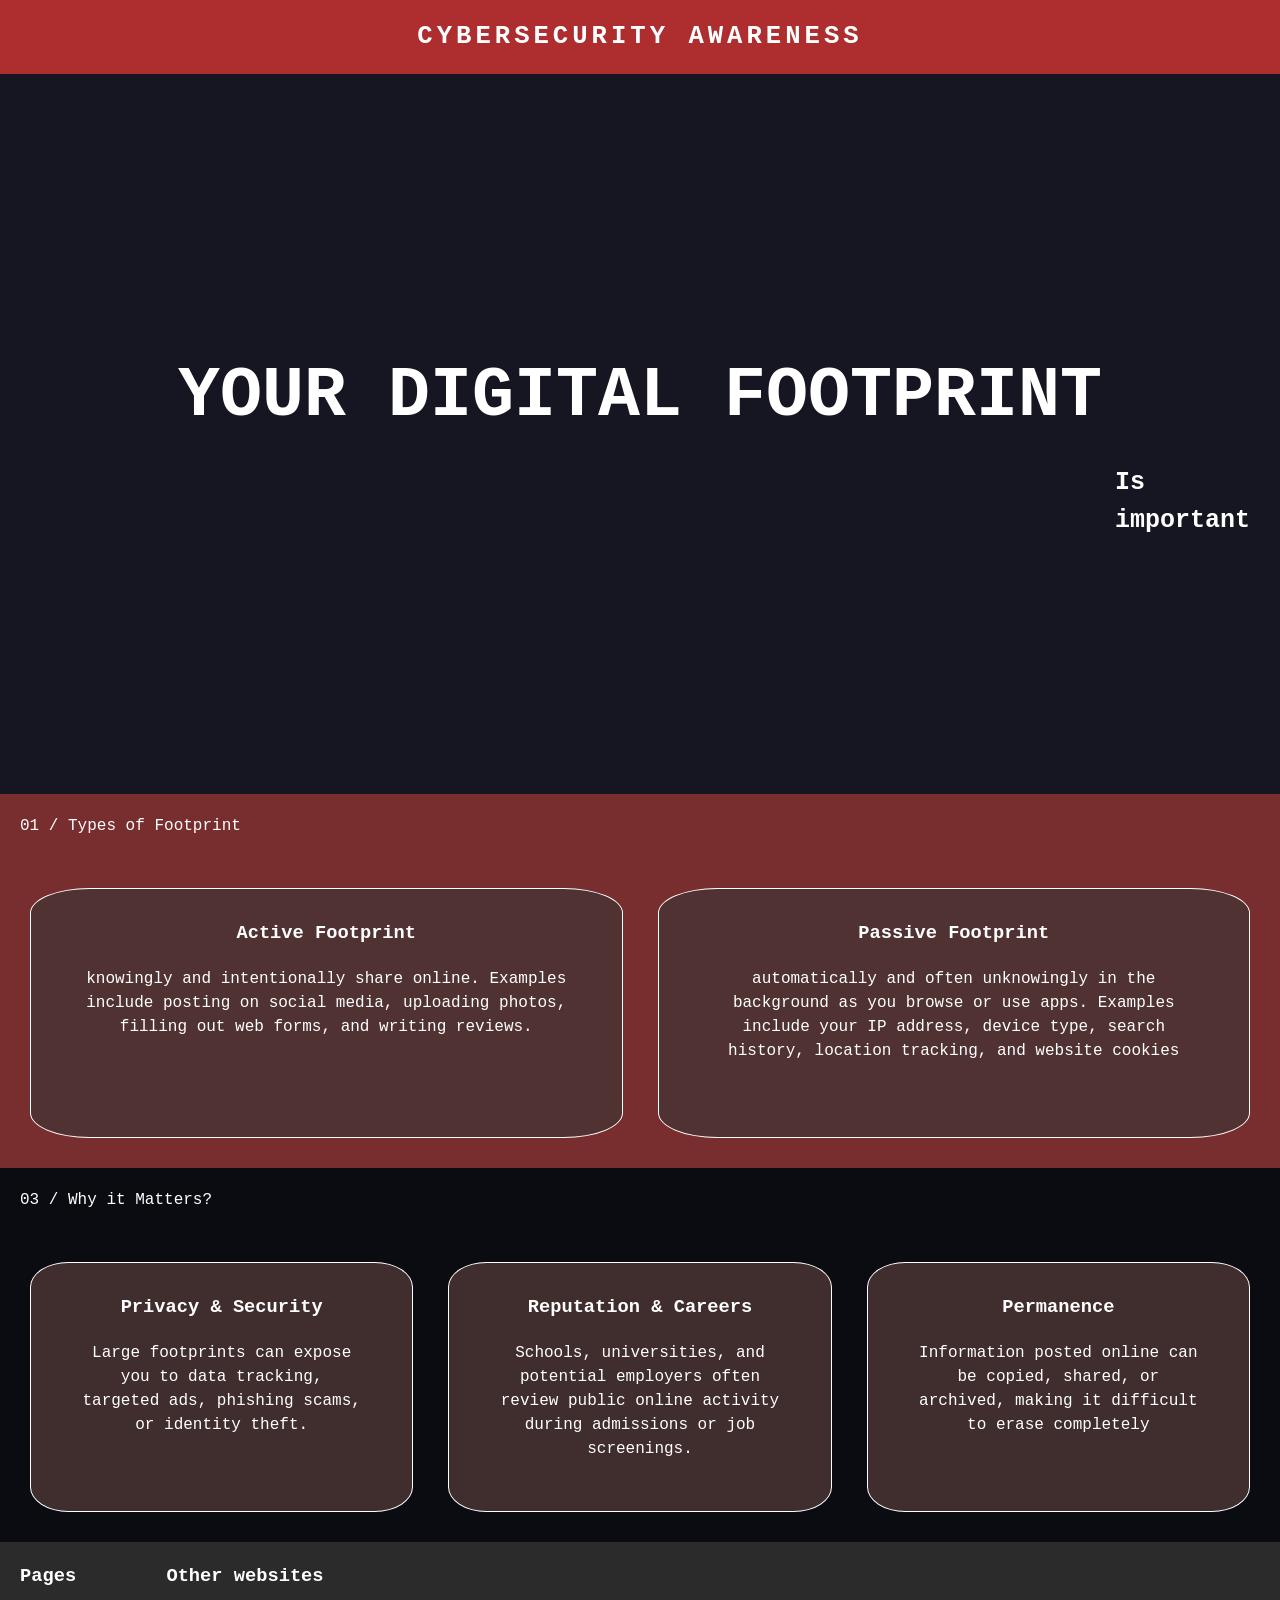
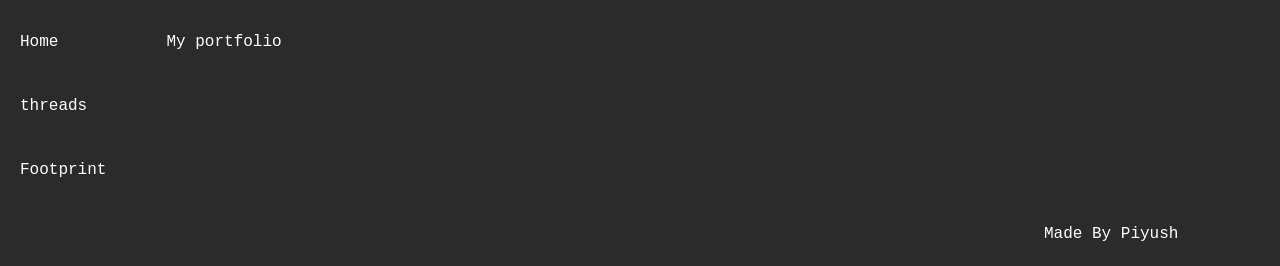
<file: footprint.html>
<!DOCTYPE html>
<html lang="en">
<head>
    <meta charset="UTF-8">
    <meta name="viewport" content="width=device-width, initial-scale=1.0">
    <title>Your Digiital footprint</title>
    <link rel="stylesheet" href="footprint.css">
</head>
<body>
    <div class="hero"> 
        <div class="logo"> <h2>Cybersecurity Awareness</h2> </div>
    </div>
    <div class="first-section">
        <h1>YOUR DIGITAL FOOTPRINT</h1>
        <h4>Is important</h4>
    </div>
    <div class="second-section">
        <div class="section-section">
        <p> 01 / Types of Footprint</p>
    
    <div class="card-section">
        <div class="card">
            <h3>Active Footprint</h3>
            <p>knowingly and intentionally share online. Examples include posting on social media, uploading photos, filling out web forms, and writing reviews.</p>
        </div>
        <div class="card">
           <h3>Passive Footprint</h3>
           <p>automatically and often unknowingly in the background as you browse or use apps. Examples include your IP address, device type, search history, location tracking, and website cookies</p>
        </div>
    </div>
    </div>
    </div>
    <div class="third-section">
        <p> 03 / Why it Matters? </p>
        <div class="card-section">
            <div class="card">
              <h3>Privacy & Security</h3>
              <p> Large footprints can expose you to data tracking, targeted ads, phishing scams, or identity theft.</p>
            </div>
            <div class="card">
              <h3>Reputation & Careers</h3>
              <p>Schools, universities, and potential employers often review public online activity during admissions or job screenings.</p>
              
            </div>
            <div class="card">
              <h3>Permanence</h3>
              <p>Information posted online can be copied, shared, or archived, making it difficult to erase completely</p>
            </div>


        </div>
    </div>
<div class="footer">
        <div class="sec-container">
        <div class="sec">
            <h3>Pages</h3>
            <a href="index.html">Home</a>
            <a href="threads.html">threads</a>
            <a href="footprint.html">Footprint</a>
        </div>
        <div class="sec">
         <h3>Other websites</h3> 
         <a href="piyushwarang.fyi">My portfolio</a> 
        </div>
        
        </div>
        <p>Made By Piyush </p>
        </div>
    
</body>
</html>
</file>
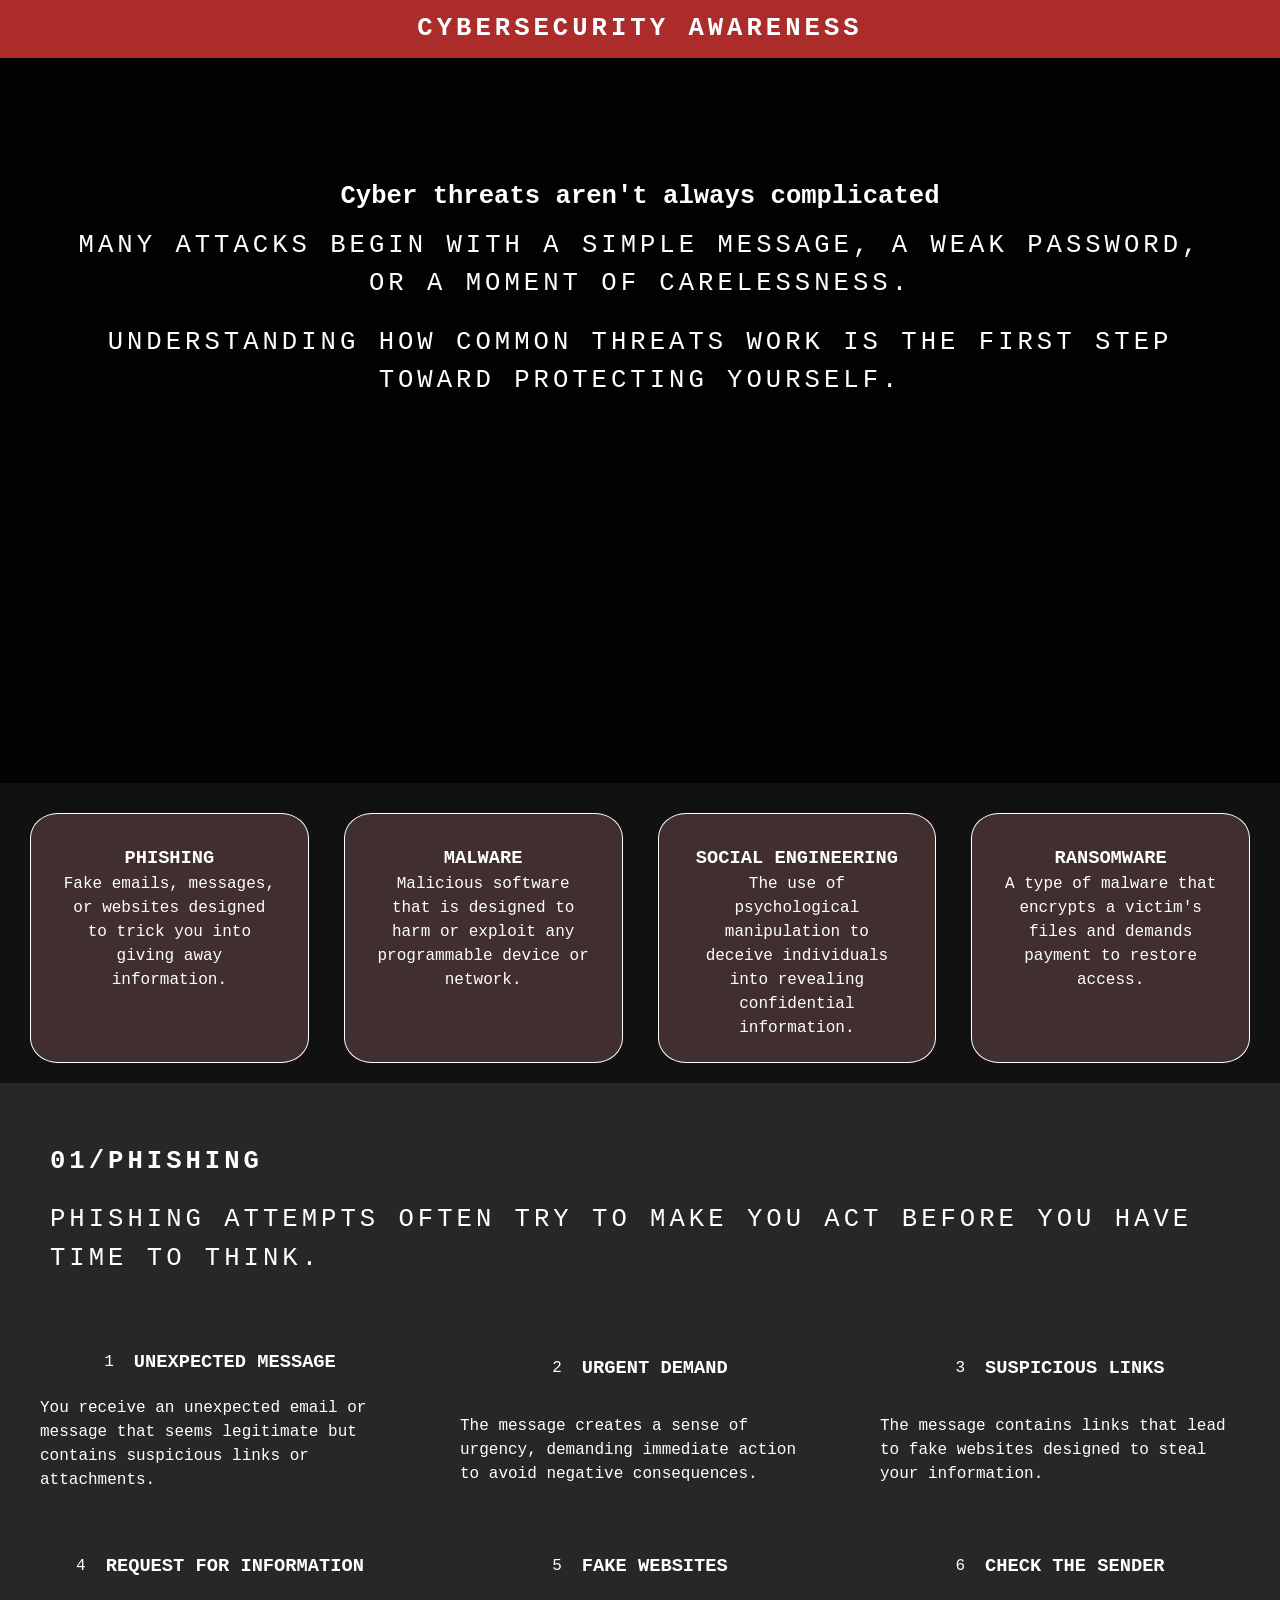
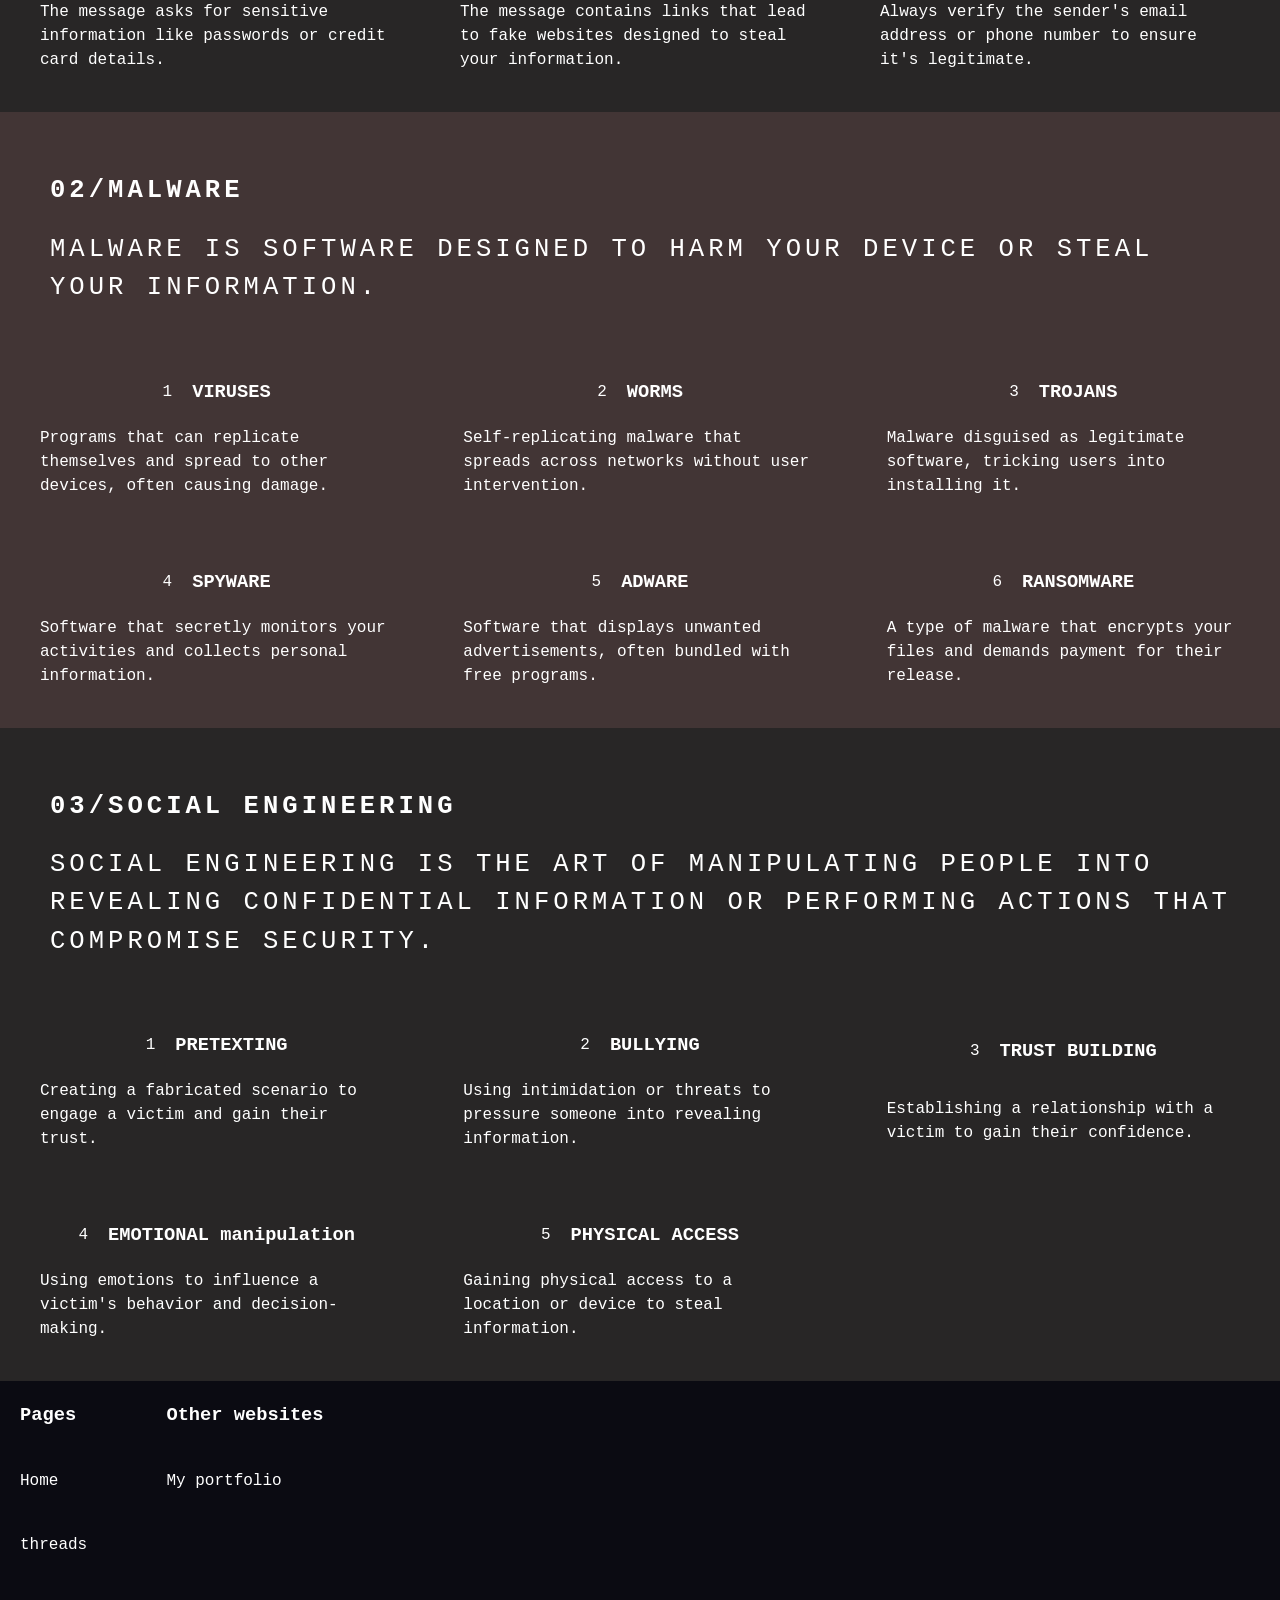
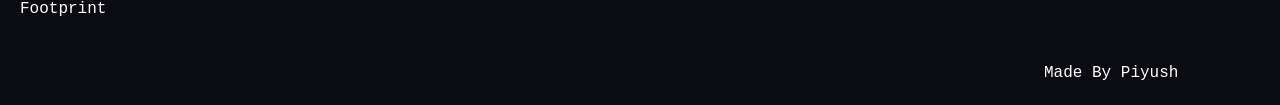
<file: threads.html>
<!DOCTYPE html>
<html lang="en">
<head>
    <meta charset="UTF-8">
    <meta name="viewport" content="width=device-width, initial-scale=1.0">
    <title>Threads</title>
    <link rel="stylesheet" href="therads.css">
</head>
<body>
    <div class="hero">
        <div class="logo"><h2>Cybersecurity Awareness</h2></div>
        
        <div class="Intro"><h4>Cyber threats aren't always complicated</h4>
        <p>Many attacks begin with a simple message, a weak password, or a moment of carelessness. </p>
        <p>Understanding how common threats work is the first step toward protecting yourself.</p>
    </div>
    </div>
    <div class="firstsection">
        <div class="card-section">
            <div class="card">
                <h3>PHISHING</h3>
                <p>Fake emails, messages, or websites designed
                to trick you into giving away information.</p>
            </div>
            <div class="card">
                <h3> MALWARE </h3>
                <p>Malicious software that is designed to harm or exploit any programmable device or network.</p>
            </div>
            <div class="card">
                <h3> SOCIAL ENGINEERING </h3>
                <p>The use of psychological manipulation to deceive individuals into revealing confidential information.</p>
            </div>
            <div class="card">
                <h3> RANSOMWARE </h3>
                <p>A type of malware that encrypts a victim's files and demands payment to restore access.</p>
            </div>
            
        </div>
    </div>
<div class="secondsection">
    <div class="title">
        <h3>01/Phishing</h3>
        <p>Phishing attempts often try to make you act
           before you have time to think.</p>
    </div>
    <div class="phishing-grid">
      <div class="phishing-card">
        <span>1</span>
        <h3>UNEXPECTED MESSAGE</h3>
        <p>You receive an unexpected email or message that seems legitimate but contains suspicious links or attachments.</p>
      </div>
      <div class="phishing-card">
        <span>2</span>
        <h3>URGENT DEMAND</h3>
        <p>The message creates a sense of urgency, demanding immediate action to avoid negative consequences.</p>
      </div>
      <div class="phishing-card">
        <span>3</span>
        <h3>SUSPICIOUS LINKS</h3>
        <p>The message contains links that lead to fake websites designed to steal your information.</p>
      </div>
      <div class="phishing-card">
        <span>4</span>
        <h3>REQUEST FOR INFORMATION</h3>
        <p>The message asks for sensitive information like passwords or credit card details.</p>
      </div>
      <div class="phishing-card">
        <span>5</span>
        <h3>FAKE WEBSITES</h3>
        <p>The message contains links that lead to fake websites designed to steal your information.</p>
      </div>
      <div class="phishing-card">
        <span>6</span>
        <h3>CHECK THE SENDER</h3>
        <p>Always verify the sender's email address or phone number to ensure it's legitimate.</p>
    </div>
</div>
<div class="thirdsection">
    <div class="title">
        <h3>02/Malware</h3>
        <p>Malware is software designed to harm your device or steal your information.</p>
    </div>
    <div class="malware-grid">
        <div class="malware-card">
            <span>1</span>
            <h3>VIRUSES</h3>
            <p>Programs that can replicate themselves and spread to other devices, often causing damage.</p>
        </div>
        <div class="malware-card">
            <span>2</span>
            <h3>WORMS</h3>
            <p>Self-replicating malware that spreads across networks without user intervention.</p>
        </div>
        <div class="malware-card">
            <span>3</span>
            <h3>TROJANS</h3>
            <p>Malware disguised as legitimate software, tricking users into installing it.</p>
        </div>
        <div class="malware-card">
            <span>4</span>
            <h3>SPYWARE</h3>
            <p>Software that secretly monitors your activities and collects personal information.</p>
        </div>
        <div class="malware-card">
            <span>5</span>
            <h3>ADWARE</h3>
            <p>Software that displays unwanted advertisements, often bundled with free programs.</p>
        </div>
        <div class="malware-card">
            <span>6</span>
            <h3>RANSOMWARE</h3>
            <p>A type of malware that encrypts your files and demands payment for their release.</p>
        </div>
    </div>
</div>
<div class="forthsection">
    <div class="title">
        <h3>03/Social Engineering</h3>
        <p>Social engineering is the art of manipulating people into revealing confidential information or performing actions that compromise security.</p>
    </div>
    <div class="social-grid">
        <div class="social-card">
            <span>1</span>
            <h3>PRETEXTING</h3>
            <p>Creating a fabricated scenario to engage a victim and gain their trust.</p>
        </div>
        <div class="social-card">
            <span>2</span>
            <h3>BULLYING</h3>
            <p>Using intimidation or threats to pressure someone into revealing information.</p>
        </div>
        <div class="social-card">
            <span>3</span>
            <h3>TRUST BUILDING</h3>
            <p>Establishing a relationship with a victim to gain their confidence.</p>
        </div>
        <div class="social-card">
            <span>4</span>
            <h3>EMOTIONAL manipulation</h3>
            <p>Using emotions to influence a victim's behavior and decision-making.</p>
        </div>
        <div class="social-card">
            <span>5</span>
            <h3>PHYSICAL ACCESS</h3>
            <p>Gaining physical access to a location or device to steal information.</p>
        </div>
    </div>
</div>
<div class="footer">
        <div class="sec-container">
        <div class="sec">
            <h3>Pages</h3>
            <a href="index.html">Home</a>
            <a href="threads.html">threads</a>
            <a href="footprint.html">Footprint</a>
        </div>
        <div class="sec">
         <h3>Other websites</h3> 
         <a href="piyushwarang.fyi">My portfolio</a> 
        </div>
        
        </div>
        <p>Made By Piyush </p>
        </div>
</body>
</html>
</file>
<file: footprint.css>
* {
    box-sizing: border-box;
    margin: 0;
    padding: 0;
}

body {
    font-family: 'Courier New', monospace;
    background: #0b0b12;
    color: #fff;
    line-height: 1.5;
}

.hero {
    width: 100%;
    background-color: rgba(202, 51, 51, 0.85);
    padding: 18px 20px;
}

.hero .logo {
    text-align: center;
}

.hero .logo h2 {
    color: white;
    font-size: clamp(1.4rem, 2vw, 2.4rem);
    text-transform: uppercase;
    letter-spacing: 4px;
}

.first-section{
    height: 80vh;
    background-color: #161623;
    display: block;

}
.first-section h1{
    text-align: center;
    padding-top: 30vh;
    font-size: 70px;
}
.first-section h4{
    margin-left: 1100px;
    padding: 15px;
    font-size: 25px;
}
.section-section{
    height: auto;
    background-color: rgba(139, 52, 52, 0.85);
}

.section-section p{
    padding: 20px;
    font-family: 'Courier New', Courier, monospace;
}



.card-section{
    display: flex;
    min-height: 300px;
    width: 100%;
    
    padding: 20px;
    gap: 15px;
}

.card{
    flex: 1;
    padding: 30px;
    text-align: center;
    border: 1px solid rgb(255, 255, 255);
    border-radius: 10%;
    height: 250px;
    margin: 10px;
    background-color: rgba(73, 51, 51, 0.85);
    
}

.third-section{
    height:auto;
    background-color: #0b0b12;
}
.third-section p {
    padding: 20px;
}
.sec-container{
    display: flex;
    gap: 20px;
    

}
.sec{
  flex-direction: column;
}

.sec h3{
    padding: 20px;
}
.sec a{
    display: flex;
  flex-direction: row;
  padding:20px;
}
.footer{
    height: auto;
    background: #2b2b2c;

}
a{
    text-decoration: none;
    color: #fff;
}
.footer p{
    margin-left:80%;
    padding: 20px;
}
</file>
<file: therads.css>
* {
    box-sizing: border-box;
    margin: 0;
    padding: 0;
}

body {
    font-family: 'Courier New', monospace;
    background: #0b0b12;
    color: #fff;
    line-height: 1.5;
}

.hero {
    width: 100%;
    background-color: rgba(0, 0, 0, 0.85);
    height:87vh;
    
    
}

.hero .logo {
    text-align: center;


}

.hero .logo h2 {
    color: white;
    background-color: rgba(202, 51, 51, 0.85);
    font-size: clamp(1.4rem, 2vw, 2.4rem);
    text-transform: uppercase;
    letter-spacing: 4px;
    padding: 10px;
}
.hero h3 {
    color: white;
    font-size: clamp(1.4rem, 2vw, 2.4rem);
    text-transform: uppercase;
    letter-spacing: 4px;
    padding: 30px;
    margin-left: 35%;
}
.hero .Intro {
    text-align: center;
    padding: 40px;
    margin-top: 80px;
}
.hero .Intro h4 {
    font-size: clamp(1.4rem, 2vw, 2.4rem);
}
.hero .Intro p {
    color: white;
    font-size: clamp(1.4rem, 2vw, 2.4rem);
    text-transform: uppercase;
    letter-spacing: 4px;
    padding: 10px;
}
.hero .Intro p {
    color: white;
    font-size: clamp(1.4rem, 2vw, 2.4rem);
    text-transform: uppercase;
    letter-spacing: 4px;
    padding: 10px;
}

.firstsection {
    display: flex;
    height: 300px;
    width: 100%;
    background: #111;
    
}
.card-section {
    display: flex;
    min-height: 300px;
    width: 100%;
    background: #111;
    padding: 20px;
    gap: 15px;
}
.card {
    flex: 1;
    padding: 30px;
    text-align: center;
    border: 1px solid rgb(255, 255, 255);
    border-radius: 10%;
    height: 250px;
    margin: 10px;
    background-color: rgba(73, 51, 51, 0.85);
}
.secondsection {
    display: flex;
    height: auto;
    width: 100%;
    background: #282626;
    flex-direction: column;
}


.secondsection .title {
    margin-left:20px;
    padding: 20px;
    margin-top: 30px;
}
.secondsection .title h3 {
    color: white;
    font-size: clamp(1.4rem, 2vw, 2.4rem);
    text-transform: uppercase;
    letter-spacing: 4px;
    padding: 10px;
}
.secondsection .title p {
    color: white;
    font-size: clamp(1.4rem, 2vw, 2.4rem);
    text-transform: uppercase;
    letter-spacing: 4px;
    padding: 10px;
}
.phishing-grid {
    display: grid;
    grid-template-columns: repeat(auto-fit, minmax(300px, 1fr));
    gap: 20px;
    padding: 20px;
}
.phishing-grid .phishing-card {
    display: flex;
    flex-wrap: wrap;
    justify-content: center;
    align-items: center;
    gap: 20px;
    padding: 20px;
}
.thirdsection {
    display: flex;
    height: auto;
    width: 100%;
    background: #423535;
    flex-direction: column;
}
.thirdsection .title {
    margin-left:20px;
    padding: 20px;
    margin-top: 30px;
}
.thirdsection .title h3 {
    color: white;
    font-size: clamp(1.4rem, 2vw, 2.4rem);
    text-transform: uppercase;
    letter-spacing: 4px;
    padding: 10px;
}
.thirdsection .malware-grid {
    display: grid;
    grid-template-columns: repeat(auto-fit, minmax(300px, 1fr));
    gap: 30px;
    padding: 20px;
}
.thirdsection .malware-grid .malware-card {
    display: flex;
    flex-wrap: wrap;
    justify-content: center;
    align-items: center;
    gap: 20px;
    padding: 20px;
}
.forthsection {
    display: flex;
    height: auto;
    width: 100%;
    background: #282626;
    flex-direction: column;
}
.forthsection .title {
    margin-left:20px;
    padding: 20px;
    margin-top: 30px;
}
.forthsection .social-grid{
    display: grid;
    grid-template-columns: repeat(auto-fit, minmax(300px, 1fr));
    gap: 30px;
    padding: 20px;
}
.forthsection .social-grid .social-card {
    display: flex;
    flex-wrap: wrap;
    justify-content: center;
    align-items: center;
    gap: 20px;
    padding: 20px;
}
.sec-container{
    display: flex;
    gap: 20px;
    

}
.sec{
  flex-direction: column;
}

.sec h3{
    padding: 20px;
}
.sec a{
    display: flex;
  flex-direction: row;
  padding:20px;
}
.footer{
    height: auto;
    background: #0b0b12;

}
a{
    text-decoration: none;
    color: #fff;
}
.footer p{
    margin-left: 80%;
    padding: 20px;
}
</file>
